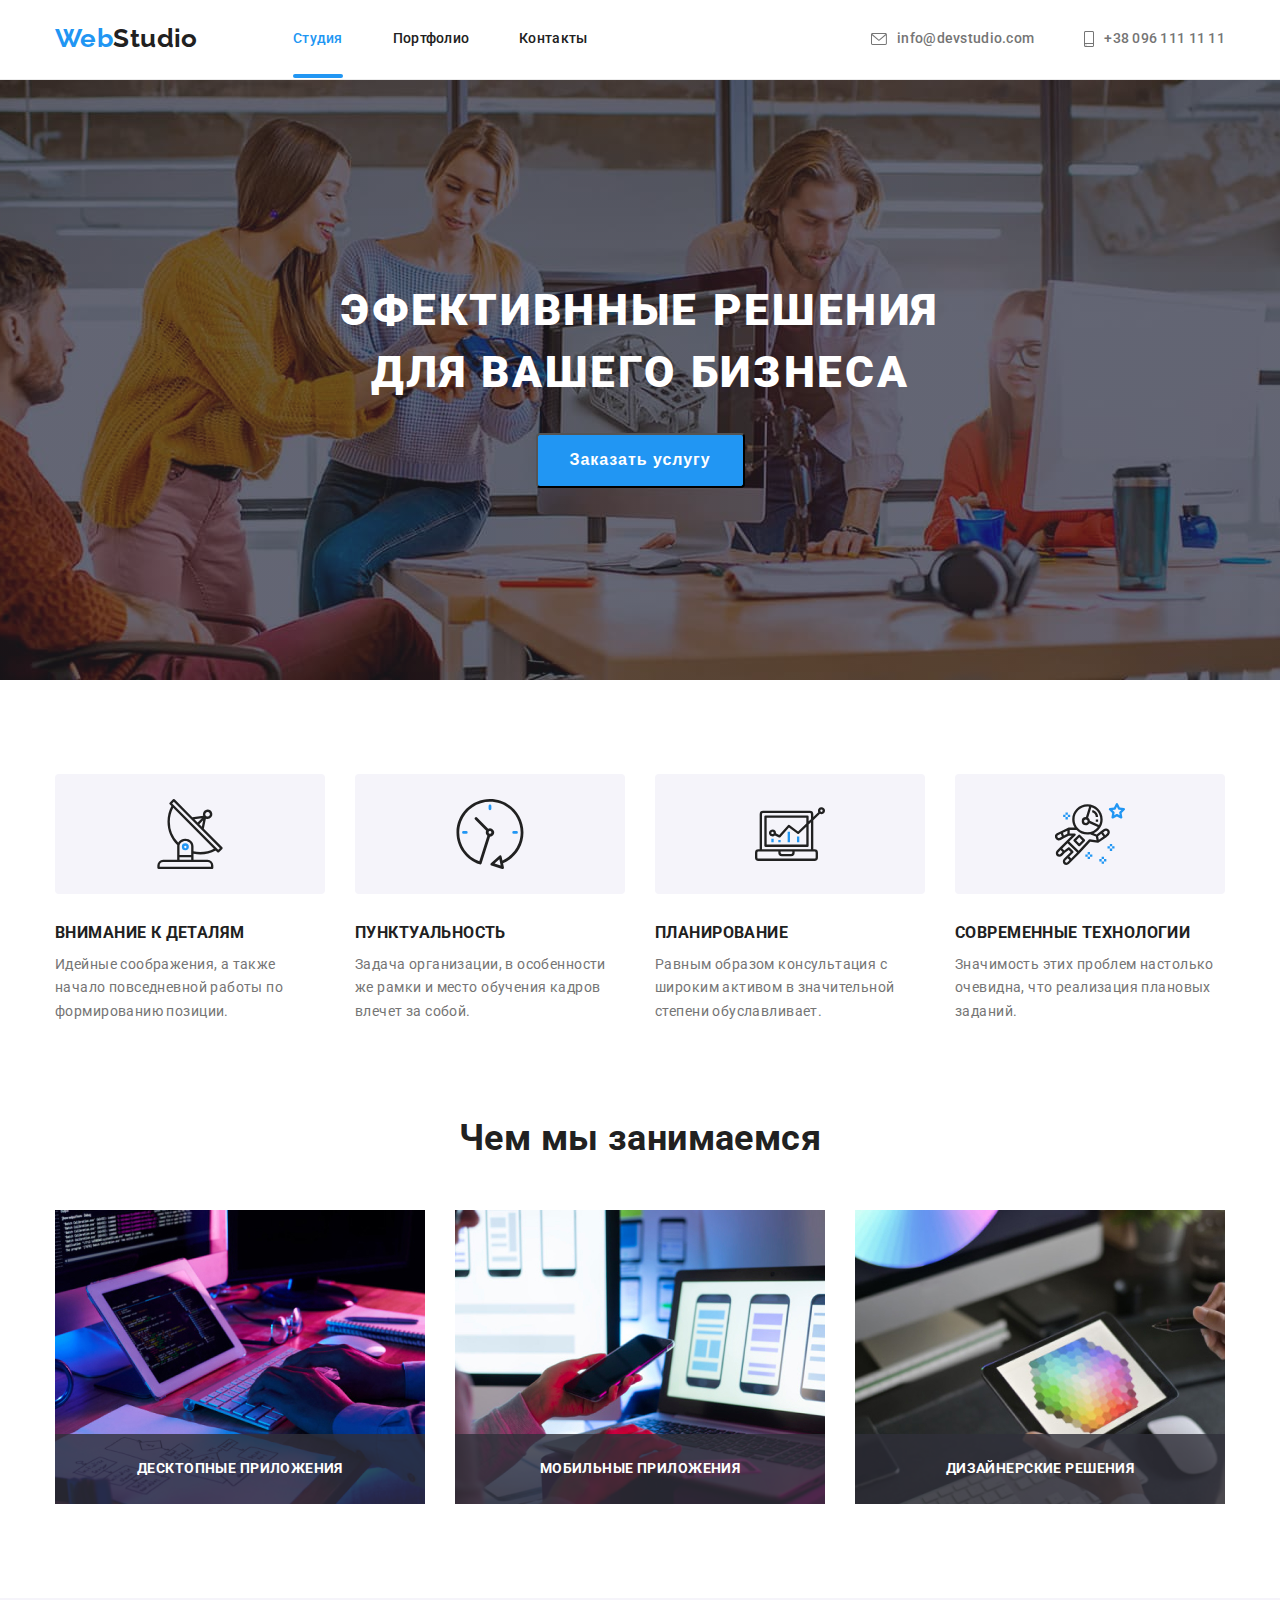
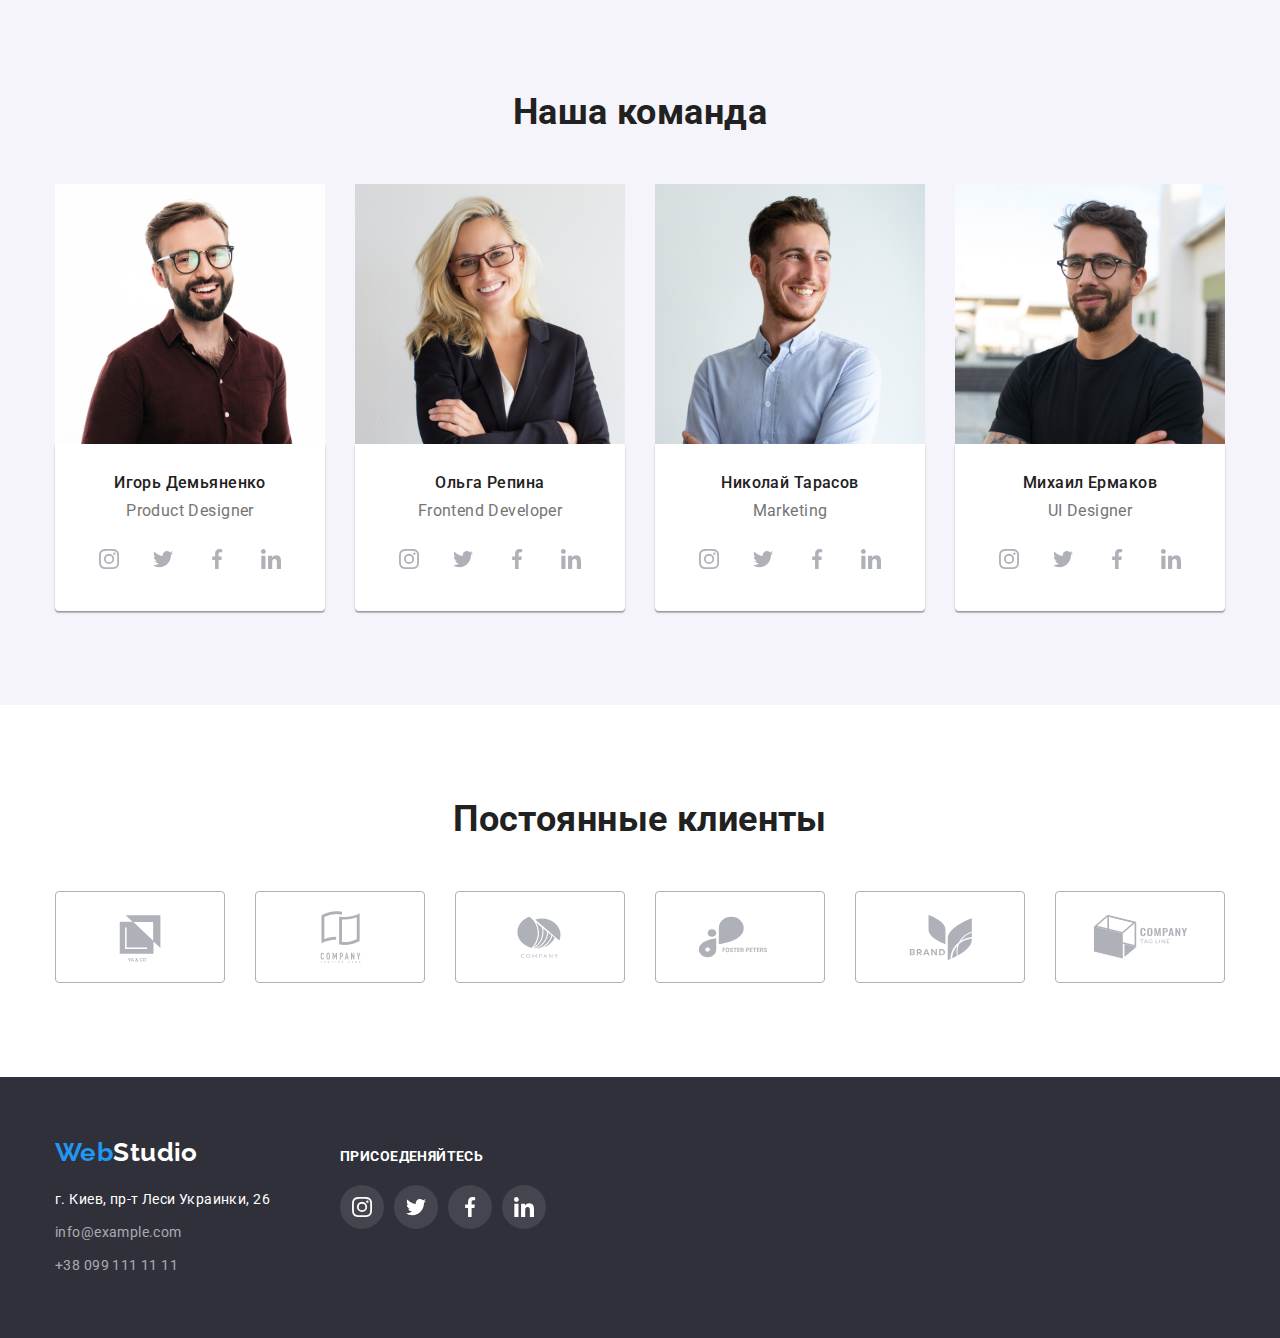
<file: index.html>
<!DOCTYPE html>
<html lang="ru">
<head>
    <meta charset="UTF-8">
    <meta http-equiv="X-UA-Compatible" content="IE=edge">
    <meta name="viewport" content="width=device-width, initial-scale=1.0">
    <title>Document</title>
    <link href="https://fonts.googleapis.com/css2?family=Raleway:wght@700&family=Roboto:wght@400;500;700;900&display=swap"
        rel="stylesheet">
    <link rel="stylesheet" href="https://cdnjs.cloudflare.com/ajax/libs/modern-normalize/1.1.0/modern-normalize.min.css">
    <link rel="stylesheet" href="./css/styles.css">
</head>
<body>
    <!-- Шапка сайта -->
    <header class="page-header">
        <div class="container nav-container">
            <nav class="navbar">
                <a href="#" class="logo">
                    <span class="logo-web">Web</span><span class="logo-studio">Studio</span>
                </a>
                <ul class="site-nav">
                    <li class="site-nav-item">
                        <a href="./index.html" class="site-nav-link current">Студия
                        </a>
                    </li>
                    <li class="site-nav-item"><a href="./portfolio.html" class="site-nav-link">Портфолио</a></li>
                    <li class="site-nav-item"><a href="" class="site-nav-link">Контакты</a></li>
                </ul>
            </nav>
            <ul class="auth-nav">
                <li class="auth-nav-item">
                    <a href="mailto:info@devstudio.com" class="auth-nav-link">
                        <svg class="auth-nav-svg" width="16" height="12">
                            <use href="./images/icons.svg#icon-envelope" class="auth-nav-icon"></use>
                        </svg>
                        <span>info@devstudio.com</span></a>
                </li>
                <li class="auth-nav-item">
                    <a href="tel:+380961111111" class="auth-nav-link">
                        <svg class="auth-nav-svg" width="10" height="16">
                            <use href="./images/icons.svg#icon-smartphone" class="auth-nav-icon"></use>
                        </svg>
                        <span>+38 096 111 11 11</span>
                    </a>
                </li>
            </ul>
        </div>
    </header>
    <!-- Основная часть сайта -->
    <main>
        <!-- Герой -->
        <section class="hero hero-box">
            <div class="container">
                <h1 class="hero-title">ЭФЕКТИВННЫЕ РЕШЕНИЯ ДЛЯ ВАШЕГО БИЗНЕСА</h1>
                <button type="button" class="button" •	data-modal-open>Заказать услугу</button>
            </div>
        </section>
        <!-- Преимущества -->
        <section class="section">
            <div class="container">
                <h2 class="section-title visually-hidden">Почему мы</h2>
                <ul class="features">
                    <li class="feature-item">
                        <div class="feature-svg">
                            <svg class="item-svg" width="70" height="70">
                                <use href="./images/icons.svg#icon-antenna-1" class="icon-feature"></use>
                            </svg>
                        </div>
                            <h3 class="feature-title">ВНИМАНИЕ К ДЕТАЛЯМ</h3>
                        <p class="feature-text">Идейные соображения, а также начало повседневной работы по формированию позиции.</p>
                    </li>
                    <li class="feature-item">
                        <div class="feature-svg">
                            <svg class="item-svg" width="70" height="70">
                                <use href="./images/icons.svg#icon-clock-2" class="icon-feature"></use>
                            </svg>
                        </div>
                        <h3 class="feature-title">ПУНКТУАЛЬНОСТЬ</h3>
                        <p class="feature-text">Задача организации, в особенности же рамки и место обучения кадров влечет за собой.</p>
                    </li>
                    <li class="feature-item">
                        <div class="feature-svg">
                            <svg class="item-svg" width="70" height="70">
                                <use href="./images/icons.svg#icon-diagram-3" class="icon-feature"></use>
                            </svg>
                        </div>
                        <h3 class="feature-title">ПЛАНИРОВАНИЕ</h3>
                        <p class="feature-text">Равным образом консультация с широким активом в значительной степени обуславливает.</p>
                    </li>
                    <li class="feature-item">
                        <div class="feature-svg">
                        <svg class="item-svg" width="70" height="70">
                            <use href="./images/icons.svg#icon-astronaut-4" class="icon-feature"></use>
                        </svg>
                        </div>
                        <h3 class="feature-title">СОВРЕМЕННЫЕ ТЕХНОЛОГИИ</h3>
                        <p class="feature-text">Значимость этих проблем настолько очевидна, что реализация плановых заданий.</p>
                    </li>
                </ul>
            </div>
        </section>
        <!-- Работы -->
        <section class="section section-work">
            <div class="container">
                <h2 class="section-title">Чем мы занимаемся</h2>
                    <ul class="work">
                        <li class="img-work">
                            <div class="img-work-box">
                                <img src="./images/img.jpg" alt="Веб разработка" width="370" height="294">
                                <div class="work-subtitle-box">
                                    <p class="work-subtitle">Десктопные приложения</p>
                                </div>
                            </div>

                                
                                
                        </li>
                        <li class="img-work">
                            <div class="img-work-box">
                                <img src="./images/img(1).jpg" alt="Мобильная разработка" width="370" height="294">
                                <div class="work-subtitle-box">
                                    <p class="work-subtitle">Мобильные приложения</p>
                                </div>
                            </div>
                            
                        </li>
                        <li class="img-work">
                            <div class="img-work-box">
                                <img src="./images/img(2).jpg" alt="Дизайн" width="370" height="294">
                                <div class="work-subtitle-box">
                                    <p class="work-subtitle">Дизайнерские решения</p>
                                </div>
                            </div>
                           
                        </li>
                    </ul>
            </div>
        </section>
        <!-- Команда -->
        <section class="section section-team">
            <div class="container">
                <h2 class="section-title">Наша команда</h2>
                <ul class="team">
                    <li class="team-item">
                        <img src="./images/ИгорьДемьяненко.jpg" alt="Игорь Демьяненко" width="270" height="260">
                        <div class="section-team-item">
                            <h3 class="section-team-title">Игорь Демьяненко</h3>
                            <p class="section-team-text">Product Designer</p>
                            <ul class="section-link">
                            <li class="team-link">
                                <a href="" class="link-item">
                                    <svg class="team-icon" width="20" height="20">
                                        <use href="./images/icons.svg#icon-instagram-2"></use>
                                    </svg>
                                </a>
                            </li>
                            <li class="team-link">
                                <a href="" class="link-item">
                                    <svg class="team-icon" width="20" height="20">
                                        <use href="./images/icons.svg#icon-twitter"></use>
                                    </svg>
                                </a>
                            </li>
                            <li class="team-link">
                                <a href="" class="link-item">
                                    <svg class="team-icon" width="20" height="20">
                                        <use href="./images/icons.svg#icon-facebook"></use>
                                    </svg>
                                </a>
                            </li>
                            <li class="team-link">
                                <a href="" class="link-item">
                                    <svg class="team-icon" width="20" height="20">
                                        <use href="./images/icons.svg#icon-linkedin"></use>
                                    </svg>
                                </a>
                            </li>
                        </ul>
                        </div>
                            
                    </li>
                    <li class="team-item">
                        <img src="./images/ОльгаРепина.jpg" alt="Ольга Репина" width="270" height="260">
                        <div class="section-team-item">
                            <h3 class="section-team-title">Ольга Репина</h3>
                            <p class="section-team-text">Frontend Developer</p>
                            <ul class="section-link">
                                <li class="team-link">
                                    <a href="" class="link-item">
                                        <svg class="team-icon" width="20" height="20">
                                            <use href="./images/icons.svg#icon-instagram-2"></use>
                                        </svg>
                                    </a>
                                </li>
                                <li class="team-link">
                                    <a href="" class="link-item">
                                        <svg class="team-icon" width="20" height="20">
                                            <use href="./images/icons.svg#icon-twitter"></use>
                                        </svg>
                                    </a>
                                </li>
                                <li class="team-link">
                                    <a href="" class="link-item">
                                        <svg class="team-icon" width="20" height="20">
                                            <use href="./images/icons.svg#icon-facebook"></use>
                                        </svg>
                                    </a>
                                </li>
                                <li class="team-link">
                                    <a href="" class="link-item">
                                        <svg class="team-icon" width="20" height="20">
                                            <use href="./images/icons.svg#icon-linkedin"></use>
                                        </svg>
                                    </a>
                                </li>
                            </ul>
                        </div>
                    </li>
                    <li class="team-item">
                        <img src="./images/НиколайТарасов.jpg" alt="Николай Тарасов" width="270" height="260">
                        <div class="section-team-item">
                            <h3 class="section-team-title">Николай Тарасов</h3>
                            <p class="section-team-text">Marketing</p>
                            <ul class="section-link">
                                <li class="team-link">
                                    <a href="" class="link-item">
                                        <svg class="team-icon" width="20" height="20">
                                            <use href="./images/icons.svg#icon-instagram-2"></use>
                                        </svg>
                                    </a>
                                </li>
                                <li class="team-link">
                                    <a href="" class="link-item">
                                        <svg class="team-icon" width="20" height="20">
                                            <use href="./images/icons.svg#icon-twitter"></use>
                                        </svg>
                                    </a>
                                </li>
                                <li class="team-link">
                                    <a href="" class="link-item">
                                        <svg class="team-icon" width="20" height="20">
                                            <use href="./images/icons.svg#icon-facebook"></use>
                                        </svg>
                                    </a>
                                </li>
                                <li class="team-link">
                                    <a href="" class="link-item">
                                        <svg class="team-icon" width="20" height="20">
                                            <use href="./images/icons.svg#icon-linkedin"></use>
                                        </svg>
                                    </a>
                                </li>
                            </ul>
                        </div>
                    </li>
                    <li class="team-item">
                        <img src="./images/МихаилЕрмаков.jpg" alt="Михаил Ермаков" width="270" height="260">
                        <div class="section-team-item">
                            <h3 class="section-team-title">Михаил Ермаков</h3>
                            <p class="section-team-text">UI Designer</p>
                            <ul class="section-link">
                                <li class="team-link">
                                    <a href="" class="link-item">
                                        <svg class="team-icon" width="20" height="20">
                                            <use href="./images/icons.svg#icon-instagram-2"></use>
                                        </svg>
                                    </a>
                                </li>
                                <li class="team-link">
                                    <a href="" class="link-item">
                                        <svg class="team-icon" width="20" height="20">
                                            <use href="./images/icons.svg#icon-twitter"></use>
                                        </svg>
                                    </a>
                                </li>
                                <li class="team-link">
                                    <a href="" class="link-item">
                                        <svg class="team-icon" width="20" height="20">
                                            <use href="./images/icons.svg#icon-facebook"></use>
                                        </svg>
                                    </a>
                                </li>
                                <li class="team-link">
                                    <a href="" class="link-item">
                                        <svg class="team-icon" width="20" height="20">
                                            <use href="./images/icons.svg#icon-linkedin"></use>
                                        </svg>
                                    </a>
                                </li>
                            </ul>
                        </div>
                    </li>
                </ul>
            </div>
        </section>
        <!-- Постоянные клиенты -->
        <section class="section">
            <div class="container">
                <h2 class="section-title">Постоянные клиенты</h2>
                <ul class="section-clients">
                    <li class="section-clients-item">
                        <a href="#" class="client-link">
                            <svg class="client-icon" width="106" height="60">
                                <use href="./images/icons.svg#icon-logo-1"></use>
                            </svg>
                        </a>
                    </li>
                    <li class="section-clients-item">
                        <a href="#" class="client-link">
                            <svg class="client-icon" width="106" height="60">
                                <use href="./images/icons.svg#icon-logo-2"></use>
                            </svg>
                        </a>
                    </li>
                    <li class="section-clients-item">
                        <a href="#" class="client-link">
                            <svg class="client-icon" width="106" height="60">
                                <use href="./images/icons.svg#icon-logo-3"></use>
                            </svg>
                        </a>
                    </li>
                    <li class="section-clients-item">
                        <a href="#" class="client-link">
                            <svg class="client-icon" width="106" height="60">
                                <use href="./images/icons.svg#icon-logo-4"></use>
                            </svg>
                        </a>
                    </li>
                    <li class="section-clients-item">
                        <a href="#" class="client-link">
                            <svg class="client-icon" width="106" height="60">
                                <use href="./images/icons.svg#icon-logo-5"></use>
                            </svg>
                        </a>
                    </li>
                    <li class="section-clients-item">
                        <a href="#" class="client-link">
                            <svg class="client-icon" width="106" height="60">
                                <use href="./images/icons.svg#icon-logo-6"></use>
                            </svg>
                        </a>
                    </li>
                </ul>
            </div>
        </section>
    </main>
    <!-- Подвал сайта -->
    <footer class="footer">
        <div class="container footer-box">
            <div class="address-box">
                <a href="" class="logo footer-logo">
                    <span class="footer-logo-web">Web</span><span class="footer-logo-studio">Studio</span>
                </a>
                    <address>
                        <ul class="address">
                            <li class="address-item">г. Киев, пр-т Леси Украинки, 26</li>
                            <li class="address-item"><a href="mailto:info@example.com " class="address-link">info@example.com</a></li>
                            <li class="address-item"><a href="tel:+380991111111" class="address-link">+38 099 111 11 11</a></li>
                        </ul>
                    </address>
             </div>
             <div class="socials-box">
                 <p class="socials-box-title">Присоеденяйтесь</p>
                 <ul class="socials-box-item">
                    <li class="socials-box-link">
                        <a href="" class="link-item socials-item">
                            <svg class="icon-item" width="20" height="20"> 
                                <use href="./images/icons.svg#icon-instagram-2" class="icon"></use>
                            </svg>
                        </a>
                    </li>
                    <li class="socials-box-link">
                        <a href="" class="link-item socials-item">
                            <svg class="icon-item" width="20" height="20">
                                <use href="./images/icons.svg#icon-twitter" class="icon"></use>
                            </svg>
                        </a>
                    </li>
                    <li class="socials-box-link">
                        <a href="" class="link-item socials-item">
                            <svg class="icon-item" width="20" height="20">
                                <use href="./images/icons.svg#icon-facebook" class="icon"></use>
                            </svg>
                        </a>
                    </li>
                    <li class="socials-box-link">
                        <a href="" class="link-item socials-item">
                            <svg class="icon-item" width="20" height="20">
                                <use href="./images/icons.svg#icon-linkedin" class="icon"></use>
                            </svg>
                        </a>
                    </li>
                 </ul>
             </div>       
        </div>
     </footer>
    <div class="backdrop is-hidden" •	data-modal>
        <div class="modal">
            <div class="modal-button-box">
                <button type="button" class="modal-button" • data-modal-close>
                    <svg class="modal-svg" width="30" height="30">
                        <use href="./images/icons.svg#icon-close-black"></use>
                    </svg>
                </button>
            </div>
            
        </div>
    </div>

    <script src="./js/modal.js"></script>
    </body>
</html>
</file>
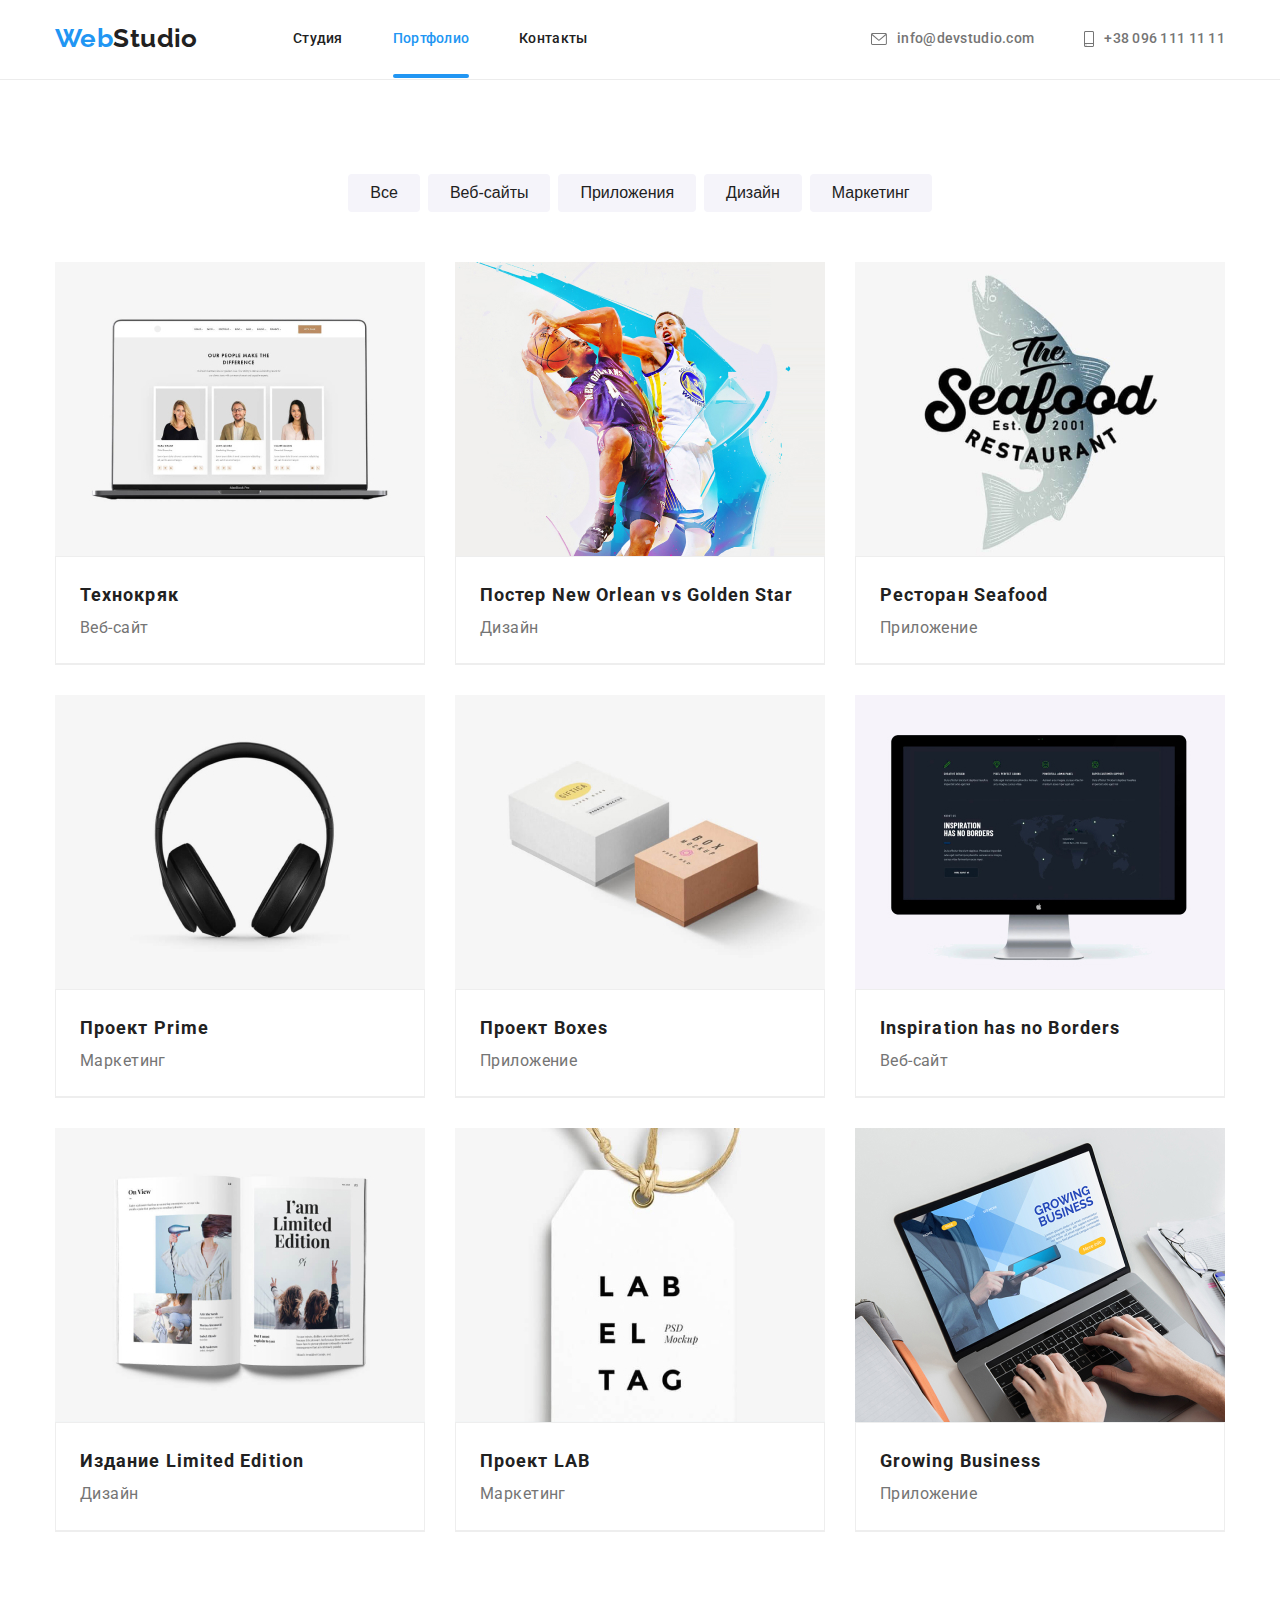
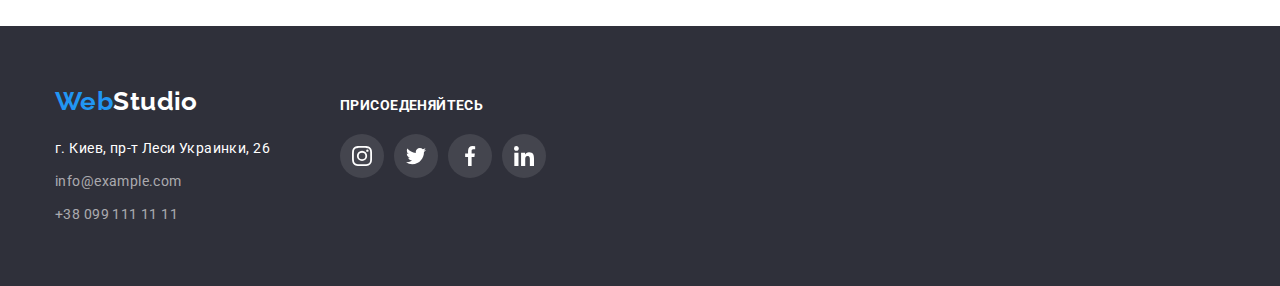
<file: portfolio.html>
<!DOCTYPE html>
<html lang="ru">

<head>
  <meta charset="UTF-8">
  <meta http-equiv="X-UA-Compatible" content="IE=edge">
  <meta name="viewport" content="width=device-width, initial-scale=1.0">
  <title>Document</title>
  <link href="https://fonts.googleapis.com/css2?family=Raleway:wght@700&family=Roboto:wght@400;500;700;900&display=swap"
    rel="stylesheet">
  <link rel="stylesheet" href="https://cdnjs.cloudflare.com/ajax/libs/modern-normalize/1.1.0/modern-normalize.min.css">
  <link rel="stylesheet" href="./css/styles.css">
</head>

<body>
    <!-- Шапка сайта -->
    <!-- Шапка сайта -->
    <header class="page-header">
      <div class="container nav-container">
        <nav class="navbar">
          <a href="#" class="logo">
            <span class="logo-web">Web</span><span class="logo-studio">Studio</span>
          </a>
          <ul class="site-nav">
            <li class="site-nav-item"><a href="./index.html" class="site-nav-link">Студия</a></li>
            <li class="site-nav-item"><a href="./portfolio.html" class="site-nav-link current">Портфолио</a></li>
            <li class="site-nav-item"><a href="" class="site-nav-link">Контакты</a></li>
          </ul>
        </nav>
        <ul class="auth-nav">
          <li class="auth-nav-item">
            <a href="mailto:info@devstudio.com" class="auth-nav-link">
              <svg class="auth-nav-svg" width="16" height="12">
                <use href="./images/icons.svg#icon-envelope" class="auth-nav-icon"></use>
              </svg>
              <span>info@devstudio.com</span></a>
          </li>
          <li class="auth-nav-item">
            <a href="tel:+380961111111" class="auth-nav-link">
              <svg class="auth-nav-svg" width="10" height="16">
                <use href="./images/icons.svg#icon-smartphone" class="auth-nav-icon"></use>
              </svg>
              <span>+38 096 111 11 11</span>
            </a>
          </li>
        </ul>
      </div>
    </header>
    <!-- Основная часть -->
    <main>
      <!-- Портфолио работ -->
      <section class="section">
        <div class="container">
          <h1 class="visually-hidden">Портфолио работ</h1>
          <ul class="filter">
            <li class="filter-item">
              <button type="button" class="filter-button">Все</button></li>
            <li class="filter-item">
              <button type="button" class="filter-button">Веб-сайты</button>
            </li>
            <li class="filter-item">
              <button type="button" class="filter-button">Приложения</button>
            </li>
            <li class="filter-item">
              <button type="button" class="filter-button">Дизайн</button></li>
            <li class="filter-item">
              <button type="button" class="filter-button">Маркетинг</button>
            </li>
          </ul>
          <ul class="portfolio-work">
            <li class="portfolio-item">
              <article class="card">
              <a href="" class="portfolio-work-link">
                <div class="card-thumb">
                  <img
                  src="./images/imgport.jpg"
                  alt="Технокряк" width="380"
                />
                  <div class="card-thumb-box">
                    <p class="card-thumb-text">Технокряк это современная площадка распространения коронавируса. Компании используют эту платформу для цифрового
                    шпионажа и атак на защищённые сервера конкурентов.</p>
                  </div>
                </div>
                <div class="card-content">
                  <h2 class="portfolio-work-title">Технокряк</h2>
                  <p class="portfolio-work-text">Веб-сайт</p>
                </div>
              </a>
              </article>
            </li>
            <li class="portfolio-item">
              <article class="card">
              <a href="" class="portfolio-work-link">
                <div class="card-thumb">
                  <img src="./images/imgport(1).jpg" alt="Технокряк" width="380" />
                  <div class="card-thumb-box">
                    <p class="card-thumb-text">Технокряк это современная площадка распространения коронавируса. Компании используют эту
                      платформу для цифрового
                      шпионажа и атак на защищённые сервера конкурентов.</p>
                  </div>
                </div>
                <div class="card-content">
                <h2 class="portfolio-work-title">Постер New Orlean vs Golden Star</h2>
                <p class="portfolio-work-text">Дизайн</p>
                </div>
              </a>
              </article>
            </li>
            <li class="portfolio-item">
              <article class="card">
              <a href="" class="portfolio-work-link">
              <div class="card-thumb">
                <img src="./images/imgport(2).jpg" alt="Технокряк" width="380" />
                <div class="card-thumb-box">
                  <p class="card-thumb-text">Технокряк это современная площадка распространения коронавируса. Компании используют эту
                    платформу для цифрового
                    шпионажа и атак на защищённые сервера конкурентов.</p>
                </div>
              </div>
                <div class="card-content">
                <h2 class="portfolio-work-title">Ресторан Seafood</h2>
                <p class="portfolio-work-text">Приложение</p>
                </div>
              </a>
              </article>
            </li>
            <li class="portfolio-item">
              <article class="card">
              <a href="" class="portfolio-work-link">
              <div class="card-thumb">
                <img src="./images/imgport(3).jpg" alt="Технокряк" width="380" />
                <div class="card-thumb-box">
                  <p class="card-thumb-text">Технокряк это современная площадка распространения коронавируса. Компании используют эту
                    платформу для цифрового
                    шпионажа и атак на защищённые сервера конкурентов.</p>
                </div>
              </div>
                <div class="card-content">
                <h2 class="portfolio-work-title">Проект Prime</h2>
                <p class="portfolio-work-text">Маркетинг</p>
               </div>
              </a>
              </article>
            </li>
            <li class="portfolio-item">
              <article class="card">
              <a href="" class="portfolio-work-link">
                <div class="card-thumb">
                  <img src="./images/imgport(4).jpg" alt="Технокряк" width="380" />
                  <div class="card-thumb-box">
                    <p class="card-thumb-text">Технокряк это современная площадка распространения коронавируса. Компании используют эту
                      платформу для цифрового
                      шпионажа и атак на защищённые сервера конкурентов.</p>
                  </div>
                </div>
                <div class="card-content">
                <h2 class="portfolio-work-title">Проект Boxes</h2>
                <p class="portfolio-work-text">Приложение</p>
                </div>
              </a>
              </article>
            </li>
            <li class="portfolio-item">
              <article class="card">
              <a href="" class="portfolio-work-link">
                <div class="card-thumb">
                  <img
                  src="./images/imgport(5).jpg"
                  alt="Технокряк" width="380"
                />
                  <div class="card-thumb-box">
                    <p class="card-thumb-text">Технокряк это современная площадка распространения коронавируса. Компании используют эту платформу для цифрового
                    шпионажа и атак на защищённые сервера конкурентов.</p>
                  </div>
                </div>
                <div class="card-content">
                <h2 class="portfolio-work-title">Inspiration has no Borders</h2>
                <p class="portfolio-work-text">Веб-сайт</p>
                </div>
              </a>
              </article>
            </li>
            <li class="portfolio-item">
              <article class="card">
              <a href="" class="portfolio-work-link">
                <div class="card-thumb">
                  <img src="./images/imgport(6).jpg" alt="Технокряк" width="380" />
                  <div class="card-thumb-box">
                    <p class="card-thumb-text">Технокряк это современная площадка распространения коронавируса. Компании используют эту
                      платформу для цифрового
                      шпионажа и атак на защищённые сервера конкурентов.</p>
                  </div>
                </div>
                <div class="card-content">
                <h2 class="portfolio-work-title">Издание Limited Edition</h2>
                <p class="portfolio-work-text">Дизайн</p>
                </div>
              </a>
              </article>
            </li>
            <li class="portfolio-item">
              <article class="card">
              <a href="" class="portfolio-work-link">
                <div class="card-thumb">
                <img
                  src="./images/imgport7).jpg"
                  alt="Проект LAB" width="380"
                />
                <div class="card-thumb-box">
                  <p class="card-thumb-text">Технокряк это современная площадка распространения коронавируса. Компании используют эту
                    платформу для цифрового
                    шпионажа и атак на защищённые сервера конкурентов.</p>
                </div>
                </div>
                <div class="card-content">
                <h2 class="portfolio-work-title">Проект LAB</h2>
                <p class="portfolio-work-text">Маркетинг</p>
                </div>
              </a>
              </article>
            </li>
            <li class="portfolio-item">
              <article class="card">
              <a href="" class="portfolio-work-link">
                <div class="card-thumb">
                <img
                  src="./images/imgport(8).jpg"
                  alt="Growing Business" width="380"
                />
                <div class="card-thumb-box">
                  <p class="card-thumb-text">Технокряк это современная площадка распространения коронавируса. Компании используют эту
                    платформу для цифрового
                    шпионажа и атак на защищённые сервера конкурентов.</p>
                </div>
                </div>
                <div class="card-content">
                <h2 class="portfolio-work-title">Growing Business</h2>
                <p class="portfolio-work-text">Приложение</p>
                </div>
              </a>
              </article>
            </li>
          </ul>
        </div>
      </section>
    </main>
    <!-- Подвал сайта -->
    <footer class="footer">
      <div class="container footer-box">
        <div class="address-box">
          <a href="" class="logo footer-logo">
            <span class="footer-logo-web">Web</span><span class="footer-logo-studio">Studio</span>
          </a>
          <address>
            <ul class="address">
              <li class="address-item">г. Киев, пр-т Леси Украинки, 26</li>
              <li class="address-item"><a href="mailto:info@example.com " class="address-link">info@example.com</a></li>
              <li class="address-item"><a href="tel:+380991111111" class="address-link">+38 099 111 11 11</a></li>
            </ul>
          </address>
        </div>
        <div class="socials-box">
          <p class="socials-box-title">Присоеденяйтесь</p>
          <ul class="socials-box-item">
            <li class="socials-box-link">
              <a href="" class="link-item socials-item">
                <svg class="icon-item" width="20" height="20">
                  <use href="./images/icons.svg#icon-instagram-2" class="icon"></use>
                </svg>
              </a>
            </li>
            <li class="socials-box-link">
              <a href="" class="link-item socials-item">
                <svg class="icon-item" width="20" height="20">
                  <use href="./images/icons.svg#icon-twitter" class="icon"></use>
                </svg>
              </a>
            </li>
            <li class="socials-box-link">
              <a href="" class="link-item socials-item">
                <svg class="icon-item" width="20" height="20">
                  <use href="./images/icons.svg#icon-facebook" class="icon"></use>
                </svg>
              </a>
            </li>
            <li class="socials-box-link">
              <a href="" class="link-item socials-item">
                <svg class="icon-item" width="20" height="20">
                  <use href="./images/icons.svg#icon-linkedin" class="icon"></use>
                </svg>
              </a>
            </li>
          </ul>
        </div>
      </div>
    </footer>
  </body>
</html>
</file>
<file: css/styles.css>
/* основной цвет текста #757575; */
/* Вторичный текст #212121 */
/* текст акцента #2196F3; */
/* текст заголовка первой секции #FFFFFF; */
/* текст мейла и телефона в футере color: rgba(255, 255, 255, 0.6)  */

:root {
  --primery-text-color: #757575;
  --title-text-color: #212121;
  --accent-text: #2196f3;
  --primery-white-color: #ffffff;
  --primery-bc-color: #ffffff;
  --secondary-bc-color: #2f303a;
  --bc-before-feature: #f5f4fa;
  --card-set-gap: 30px;
}

body {
  background-color: var(--primery-bc-color);
  color: var(--primery-text-color);
  font-family: Roboto, sans-serif;
  letter-spacing: 0.03em;
  font-size: 14px;
  line-height: 1.14;
}

h1,
h2,
h3,
p {
  margin: 0;
}

.container {
  width: 1200px;
  padding-right: 15px;
  padding-left: 15px;
  margin-left: auto;
  margin-right: auto;
}

img {
  display: block;
  max-width: 100%;
  height: auto;
}

ul {
  list-style: none;
  padding: 0;
  margin: 0;
}

.page-header {
  border-bottom: 1px solid #ececec;
  height: 80px;
  display: flex;
}

a {
  text-decoration: none;
}

/* Logo */
.logo {
  font-family: Raleway;
  font-weight: 700;
  font-size: 26px;
  line-height: 1.2;
  margin-right: 93px;
  width: 145px;
}

.logo-web {
  color: var(--accent-text);
}

.logo-studio {
  color: var(--title-text-color);
}
/* Navbar */
.nav-container {
  padding-top: 24px;
  padding-bottom: 25px;
  display: flex;
  justify-content: space-between;
  align-items: center;
}

.navbar {
  display: flex;
  align-items: center;
}

.auth-nav-icon {
  display: block;
  width: 16px;
  height: 12px;
}

/* Site nav */
.site-nav {
  display: flex;
  margin: 0;
}

.site-nav-link {
  position: relative;
  color: var(--title-text-color);
  font-weight: 500;
  letter-spacing: 0.02em;
  margin-bottom: 40px;
  padding-top: 32px;
  padding-bottom: 32px;
  transition: color 250ms cubic-bezier(0.4, 0, 0.2, 1);
}

.site-nav-link.current::after {
  content: "";
  position: absolute;
  bottom: 0;
  left: 0;
  width: 100%;
  height: 4px;
  border-radius: 2px;
  background-color: var(--accent-text);
}

.site-nav-item:not(:last-child) {
  margin-right: 50px;
}

.site-nav-link:hover,
.site-nav-link:focus {
  color: var(--accent-text);
}

.site-nav-link.current {
  color: var(--accent-text);
}

/* Auth-nav */

.auth-nav {
  display: flex;
  margin-left: auto;
}

.auth-nav-item {
  display: flex;
}

.auth-nav-item:not(:last-child) {
  margin-right: 50px;
}

.auth-nav-link {
  display: flex;
  align-items: center;
  color: var(--primery-text-color);
  font-weight: 500;
  letter-spacing: 0.02em;
  transition: color 250ms cubic-bezier(0.4, 0, 0.2, 1);
}

.auth-nav-link:hover,
.auth-nav-link:focus {
  color: var(--accent-text);
}

.auth-nav-svg {
  margin-right: 10px;
}

.auth-nav-icon {
  fill: currentColor;
}

/* Hero */
.hero {
  text-align: center;
  padding-top: 200px;
  padding-bottom: 200px;
  padding-right: 0;
  padding-left: 0;
  background-color: var(--secondary-bc-color);
}

.hero-box {
  max-width: 1600px;
  height: 600px;
  margin-right: auto;
  margin-left: auto;
  background-image: linear-gradient(
      rgba(47, 48, 58, 0.4),
      rgba(47, 48, 58, 0.4)
    ),
    url(../images/imghero.jpg);
  background-repeat: no-repeat;
  background-position: center;
  background-size: cover;
}

.hero-title {
  color: var(--primery-white-color);
  font-weight: 900;
  font-size: 44px;
  line-height: 1.4;
  letter-spacing: 0.06em;
  text-transform: uppercase;
  width: 696px;
  margin-left: auto;
  margin-right: auto;
  margin-top: 0;
  margin-bottom: 0;
}

.button {
  margin-top: 30px;
}

/* Features */
.features {
  display: flex;
}

.feature-svg {
  display: flex;
  margin-bottom: 30px;
  background-color: #f5f4fa;
  border-radius: 4px;
  justify-content: center;
  align-items: center;
  width: 270px;
  height: 120px;
}

.feature-item:not(:last-child) {
  margin-right: 30px;
}

.feature-title {
  color: var(--title-text-color);
  font-weight: 700;
  text-transform: uppercase;
  margin-bottom: 10px;
}

.feature-text {
  font-size: 14px;
  line-height: 1.7;
}

.visually-hidden {
  position: absolute;
  clip: rect(0 0 0 0);
  width: 1px;
  height: 1px;
  margin: -1px;
}

/* Section */

.section {
  padding-bottom: 94px;
  padding-top: 94px;
}

.section-title {
  color: var(--title-text-color);
  font-weight: 700;
  font-size: 36px;
  line-height: 1.16;
  text-align: center;
  margin-top: 0;
  margin-bottom: 0;
}

/* Work */

.section-work {
  padding-top: 0;
}

.section-title-work {
  margin-bottom: 50px;
}

.work {
  margin-top: 50px;
  display: flex;
}

.img-work:not(:last-child) {
  margin-right: 30px;
}

.img-work-box {
  position: relative;
}

.work-subtitle-box {
  position: absolute;
  padding-top: 27px;
  padding-bottom: 27px;
  width: 100%;
  height: 70px;
  bottom: 0;
  background: rgba(47, 48, 58, 0.8);
  font-weight: 700;
  text-transform: uppercase;
  color: var(--primery-white-color);
  text-align: center;
}

/* Team */
.section-team {
  background-color: #f5f4fa;
}

.team {
  margin-top: 50px;
  display: flex;
}

.team-item:not(:last-child) {
  margin-right: 30px;
}

.section-team-item {
  padding-top: 30px;
  padding-bottom: 30px;
  background: #ffffff;
  box-shadow: 0px 1px 3px rgba(0, 0, 0, 0.12), 0px 1px 1px rgba(0, 0, 0, 0.14),
    0px 2px 1px rgba(0, 0, 0, 0.2);
  border-radius: 0px 0px 4px 4px;
  text-align: center;
}

.section-team-title {
  color: var(--title-text-color);
  font-weight: 500;
  font-size: 16px;
  line-height: 1.18;
}

.section-team-text {
  font-size: 16px;
  line-height: 1.18;
  margin-top: 10px;
}

.section-link {
  display: flex;
  justify-content: center;
  margin-top: 16px;
}

.team-link:not(:last-child) {
  margin-right: 10px;
}

.link-item {
  display: block;
  width: 44px;
  height: 44px;
  padding: 12px;
  color: #afb1b8;
  border-radius: 50%;
  transition: color 250ms cubic-bezier(0.4, 0, 0.2, 1),
    background-color 250ms cubic-bezier(0.4, 0, 0.2, 1);
}

.link-item:hover,
.link-item:focus {
  background-color: var(--accent-text);
  color: var(--primery-white-color);
}

.team-icon {
  fill: currentColor;
}

/* Clients */

.section-clients {
  display: flex;
}

.section-clients {
  margin-top: 50px;
}

.section-clients-item:not(:last-child) {
  margin-right: 30px;
}

.client-link {
  display: block;
  width: 170px;
  height: 92px;
  border: 1px solid #afb1b8;
  box-sizing: border-box;
  border-radius: 4px;
  color: #afb1b8;
  padding: 16px 32px;

  transition: color 250ms cubic-bezier(0.4, 0, 0.2, 1),
    border 250ms cubic-bezier(0.4, 0, 0.2, 1);
}

.client-link:hover,
.client-link:focus {
  color: var(--accent-text);
  border: 1px solid var(--accent-text);
}

.client-icon {
  fill: currentColor;
}

/* Footer */
.footer {
  background-color: var(--secondary-bc-color);
  padding-top: 60px;
  padding-bottom: 60px;
}

.footer-logo {
  display: inline-block;
  margin-bottom: 20px;
  margin-right: 0;
}

.footer-logo-web {
  color: var(--accent-text);
}

.footer-logo-studio {
  color: var(--primery-white-color);
}

.address-item:not(:last-child) {
  color: var(--primery-white-color);
  font-size: 14px;
  line-height: 1.7;
  margin-bottom: 9px;
}

.address-link {
  display: inline-block;
  color: rgba(255, 255, 255, 0.6);
  font-size: 14px;
  line-height: 1.7;
  transition: color 250ms cubic-bezier(0.4, 0, 0.2, 1);
}

.address-link:hover,
.address-link:focus {
  color: var(--accent-text);
}
address {
  font-style: normal;
}

.footer-box {
  display: flex;
  align-items: baseline;
}

.address-box {
  margin-right: 70px;
}

.socials-box-title {
  font-weight: 700;
  font-size: 14px;
  text-transform: uppercase;
  color: #ffffff;
}

.socials-box-item {
  display: flex;
  margin-top: 20px;
}

.socials-box-link:not(:last-child) {
  margin-right: 10px;
}

.socials-item {
  border-radius: 50%;
  background-color: rgba(255, 255, 255, 0.1);
}

.icon-item {
  fill: var(--primery-white-color);
}

/* Button */

button {
  font-family: inherit Roboto, sans-serif;
  cursor: pointer;
}

.button {
  display: inline-block;
  background-color: var(--accent-text);
  color: var(--primery-white-color);
  font-weight: bold;
  font-size: 16px;
  line-height: 1.9;
  letter-spacing: 0.06em;
  padding: 10px 32px;
  min-width: 200px;
  border-radius: 4px;
}

/* Portfolio */

.filter {
  display: flex;
  justify-content: center;
  margin-bottom: 50px;
}

.filter-item:not(:last-child) {
  margin-right: 8px;
}

.filter-button {
  font-weight: 500;
  font-size: 16px;
  line-height: 1.6;
  background-color: #f5f4fa;
  color: var(--title-text-color);
  padding: 6px 22px;
  border-radius: 4px;
  border: none;

  transition-property: color, background-color, box-shadow;
  transition-duration: 250ms;
  transition-timing-function: cubic-bezier(0.4, 0, 0.2, 1);
}

.filter-button:hover,
.filter-button:focus {
  background-color: var(--accent-text);
  color: var(--primery-white-color);
  box-shadow: 0px 3px 1px rgba(0, 0, 0, 0.1), 0px 1px 2px rgba(0, 0, 0, 0.08),
    0px 2px 2px rgba(0, 0, 0, 0.12);
}

.portfolio-work {
  display: flex;
  flex-wrap: wrap;
  margin-left: calc(-1 * var(--card-set-gap));
  margin-bottom: calc(-1 * var(--card-set-gap));
}

.portfolio-work .portfolio-item {
  flex-basis: calc((100% - 90px) / 3);
  margin-left: var(--card-set-gap);
  margin-bottom: var(--card-set-gap);
  border-bottom: 1px solid #eeeeee;
}

.portfolio-work-link {
  display: block;
  transition: box-shadow 250ms cubic-bezier(0.4, 0, 0.2, 1);
}

.portfolio-work-link:hover,
.portfolio-work-link:focus {
  box-shadow: 0px 1px 1px rgba(0, 0, 0, 0.12), 0px 4px 4px rgba(0, 0, 0, 0.06),
    1px 4px 6px rgba(0, 0, 0, 0.16);
}

.portfolio-work-title {
  color: var(--title-text-color);
  font-weight: bold;
  font-size: 18px;
  line-height: 2;
  letter-spacing: 0.06em;
}

.portfolio-work-text {
  color: var(--primery-text-color);
  font-size: 16px;
  line-height: 1.9;
}

.card-content {
  padding: 20px 24px;
  border: 1px solid #eeeeee;
  box-sizing: border-box;
}

.card-thumb {
  position: relative;
  overflow: hidden;
}

.card-thumb-box {
  position: absolute;
  top: 0;
  left: 0;
  width: 100%;
  height: 100%;
  font-weight: normal;
  font-size: 18px;
  line-height: 1.55;
  color: var(--primery-white-color);
  background: rgba(33, 150, 243, 0.9);
  padding: 63px 24px;
  transform: translateY(100%);
  transition: transform 250ms cubic-bezier(0.4, 0, 0.2, 1);
}

.card:hover .card-thumb-box {
  transform: translateY(0);
}

/* Модальное окно */
.backdrop {
  position: fixed;
  top: 0;
  left: 0;
  width: 100%;
  height: 100%;
  background-color: rgba(0, 0, 0, 0.2);
  opacity: 1;
  transition: opacity 250ms cubic-bezier(0.4, 0, 0.2, 1);
}

.backdrop.is-hidden .modal {
  transform: translate(-50%, -50%) scale(0.5);
}

.backdrop.is-hidden {
  opacity: 0;
  pointer-events: none;
  visibility: hidden;
}

.modal {
  position: absolute;
  top: 50%;
  left: 50%;
  transform: translate(-50%, -50%) scale(1);
  transition: transform 250ms cubic-bezier(0.4, 0, 0.2, 1);
  min-width: 528px;
  min-height: 581px;
  background-color: var(--primery-white-color);
  box-shadow: 0px 1px 3px rgba(0, 0, 0, 0.12), 0px 1px 1px rgba(0, 0, 0, 0.14),
    0px 2px 1px rgba(0, 0, 0, 0.2);
  border-radius: 4px;
}

.modal-button-box {
  position: relative;
}

.modal-button {
  position: absolute;
  top: 8px;
  right: 8px;

  background-color: var(--primery-white-color);
  border-style: none;
  padding: 0;
}

.modal-svg {
  border: 1px solid rgba(0, 0, 0, 0.1);
  box-sizing: border-box;
  border-radius: 50%;
}
</file>
